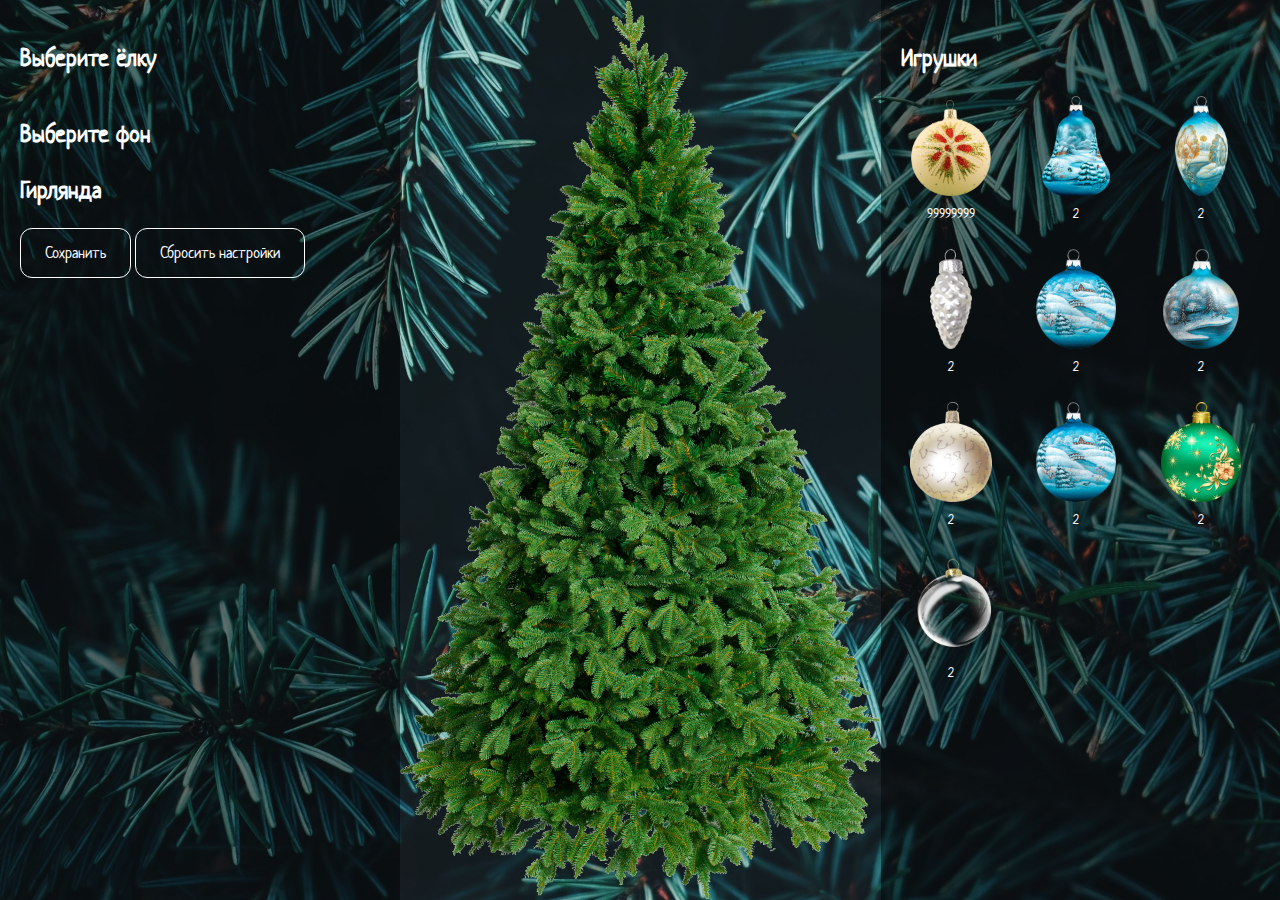
<file: elka.html>
<!DOCTYPE html>
<html>
    <head>
        <link rel="stylesheet" href="styles/elka.css">
        <meta charset="utf-8">
        <link href='https://fonts.googleapis.com/css?family=Neucha' rel='stylesheet'>
    </head>
    <body>
        <div class="layout">
          <aside class="left-panel">
            <h2>Выберите ёлку</h2>
            <div class="tree-grid"> </div>
      
            <h2>Выберите фон</h2>
            <div class="bg-grid"></div>
      
            <h2>Гирлянда</h2>
            <div class="garland-grid"> </div>
      
            <div class="buttons">
              <a class="button">Сохранить</a>
              <a class="button">Сбросить настройки</a>
            </div>
          </aside>
          <main class="tree-area">
            <img src="./public/tree_ne_pushistaya.png" class="main-tree" />
          </main>
          <aside class="right-panel">
            <h2>Игрушки</h2>
            <div class="toys-grid"></div>
          </aside>
      </div>
        <script src="scripts/script.js"></script>
        <script src="scripts/elka.js"></script>
    </body>
</html>
</file>
<file: styles/elka.css>
body {
    background-image: url('../public/fon.jpg');
    background-size: cover;
    background-position: center;
    color: #fff;
    height: 100vh;
    margin: 0;
    display: flex;
    flex-direction: column;
    font-family: 'Neucha', cursive;
    font-size: 16px;
    line-height: 1.5;
    letter-spacing: 1;
  }
  .button {
    display: inline-block;                
    padding: 12px 24px;
    color: #fff;
    border: 1px solid #fff;
    border-radius: 12px;
    background: transparent;
    text-decoration: none;
    cursor: pointer;
  
    transform: scale(1);                 
    transition: transform 0.3s ease, 
                all 0.3s ease;
  }
  .tree-grid
  {
    display: flex;
    flex-direction: row;
  }
  .peerv
  {
    width: 91.19999694824219;
    height: 120;
  }
  .main-tree
  {
    
  }
  .button:hover {
    background: rgba(255,255,255,0.25);
    transform: scale(1.05);              
  }
  .layout {
    flex: 1 0 auto;
    display: grid;
    grid-template-columns: 400px 1fr 400px;
    height: calc(100vh - 60px);
    overflow: hidden;
    height: auto;
  }
  .toys-grid
  {
    display: flex;
    flex-direction: row;
    gap: 25px;
    flex-wrap: wrap;
    grid-template-columns: repeat(2, auto);
  }
  
  .left-panel, .right-panel {
  
    background: rgba(0, 0, 0, 0.45);
    padding: 20px;
    overflow-y: auto;
  }
  .toy-on-tree {
    position: absolute;
    cursor: pointer;
    pointer-events: auto;  
    z-index: 5;            
  }
  .garland-on-tree {
    position: absolute;
    cursor: pointer;
    pointer-events: auto;
    z-index: 4;
    animation: blink 1.6s infinite ease-in-out;
  }
  .tree-area
  {
    position: relative;
      display: flex;
      justify-content: center;
    position: relative;
  }
  
  @keyframes blink {
  0%   { opacity: 1; }
  50%  { opacity: 0.3; }
  100% { opacity: 1; }
  }
</file>
